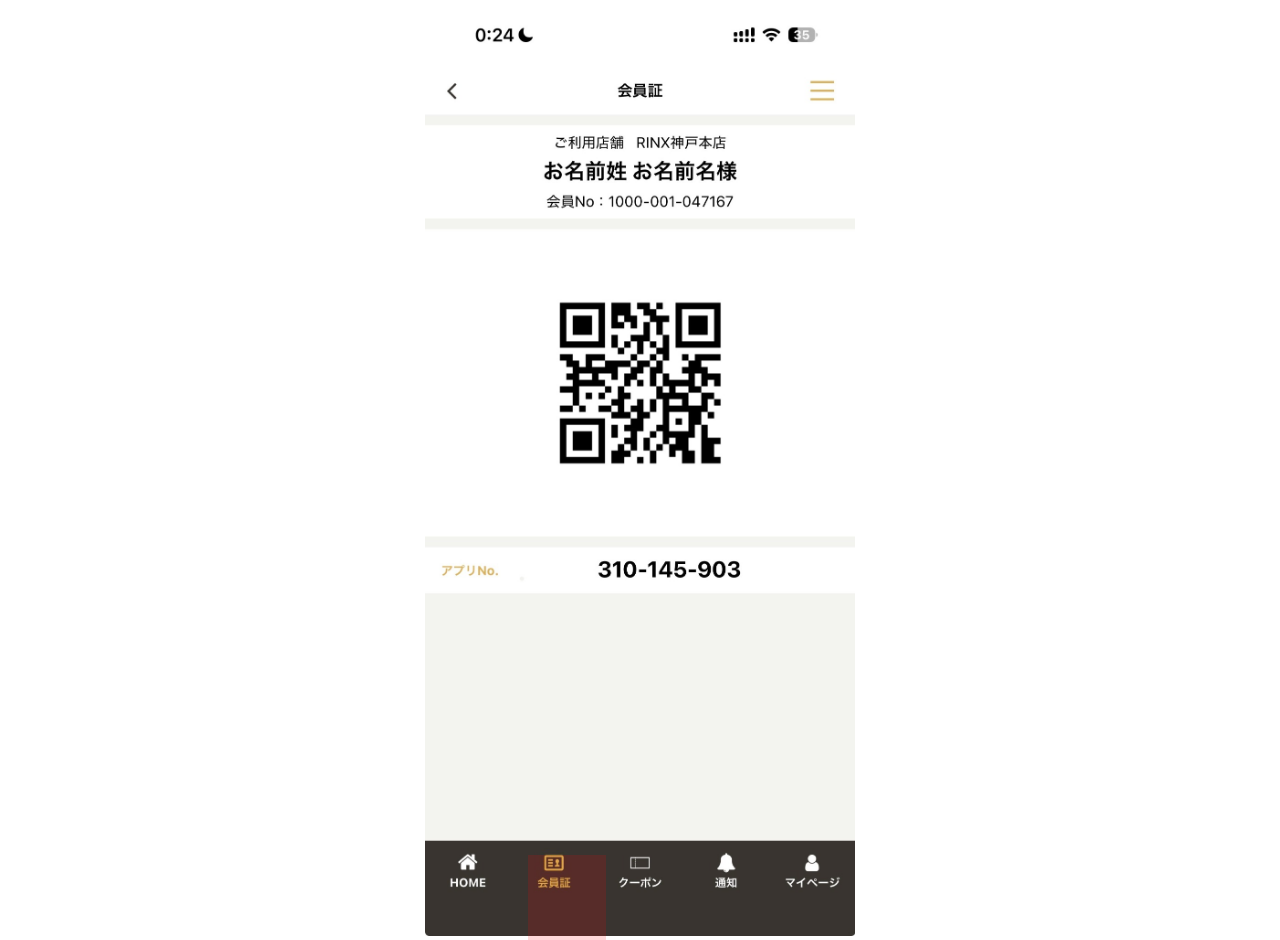
<file: index.html>
<!DOCTYPE html><html lang="ja"><head><meta charset="UTF-8"><meta name="viewport" content="width=device-width,initial-scale=1"><link rel="stylesheet" href="style.css"><link rel="manifest" href="manifest.json"><title>Home</title></head><body><div class="page"><img src="home.png" class="bg"><a class="tap member" href="member.html"></a></div></body></html>
</file>
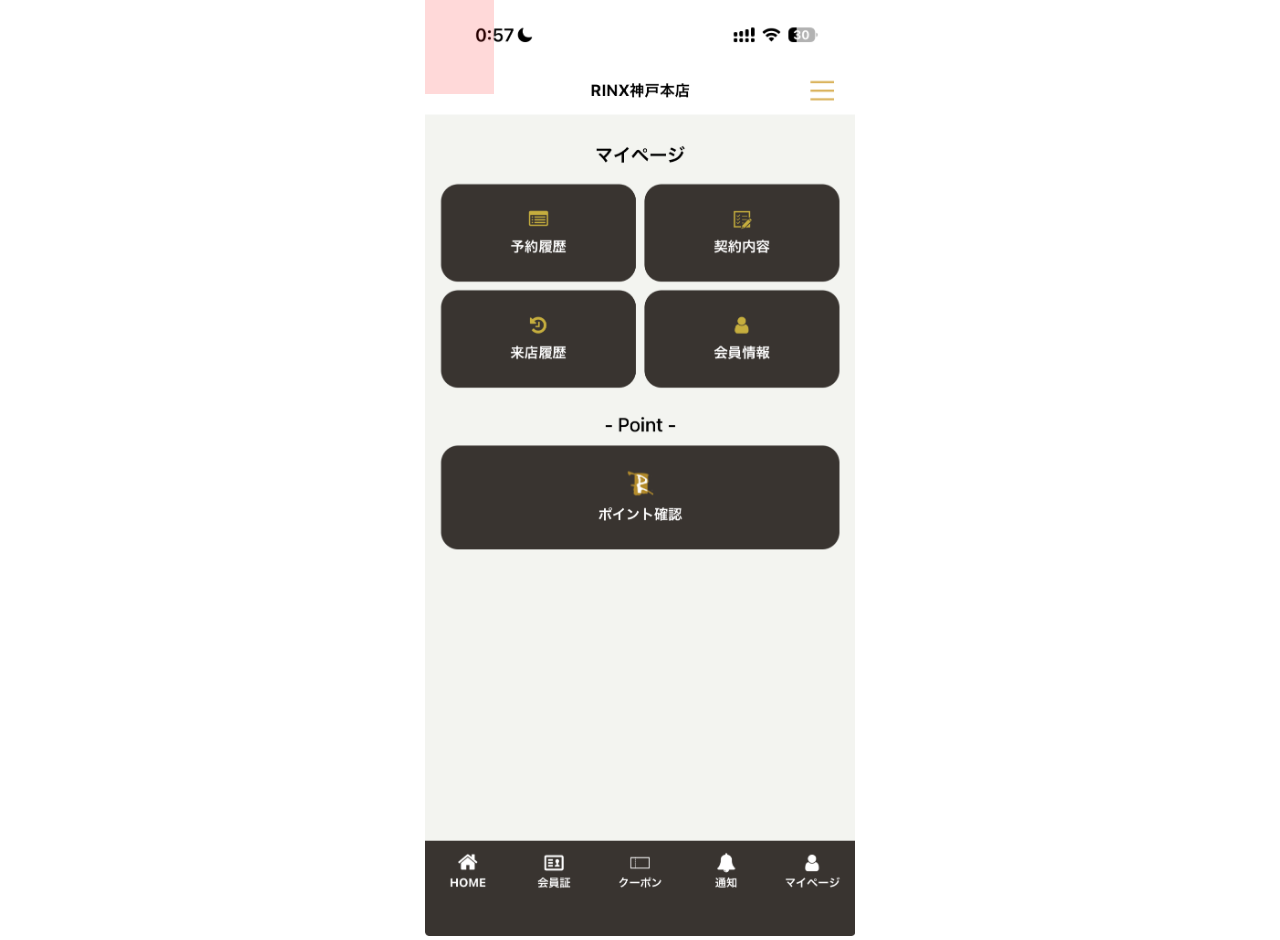
<file: member.html>
<!DOCTYPE html><html lang="ja"><head><meta charset="UTF-8"><meta name="viewport" content="width=device-width,initial-scale=1"><link rel="stylesheet" href="style.css"><title>Member</title></head><body><div class="page"><img src="member.png" class="bg"><div class="tap back" onclick="history.back()"></div></div></body></html>
</file>
<file: style.css>
body{margin:0;display:flex;justify-content:center}.page{position:relative;max-width:430px;width:100%}.bg{width:100%}.tap{position:absolute;background:rgba(255,0,0,.15)}.member{left:24%;bottom:0;width:18%;height:9%}.back{left:0;top:0;width:16%;height:10%}
</file>
